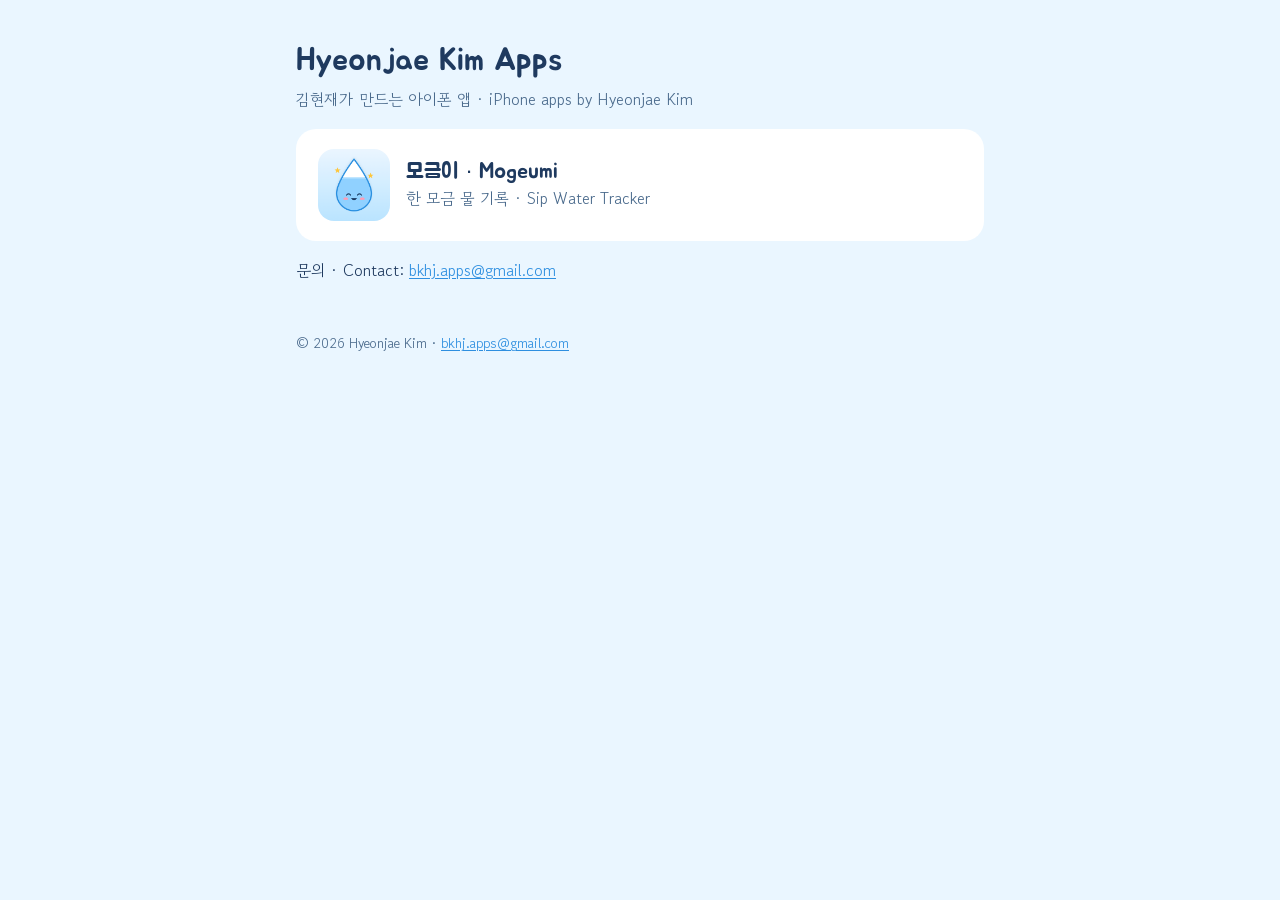
<file: index.html>
<!doctype html>
<html lang="ko">
<head>
<meta charset="utf-8">
<meta name="viewport" content="width=device-width, initial-scale=1">
<title>Hyeonjae Kim Apps</title>
<link rel="icon" href="mogeumi/icon.png">
<link rel="preconnect" href="https://fonts.googleapis.com">
<link rel="preconnect" href="https://fonts.gstatic.com" crossorigin>
<link href="https://fonts.googleapis.com/css2?family=Gowun+Dodum&family=Jua&display=swap" rel="stylesheet">
<link rel="stylesheet" href="assets/style.css">
</head>
<body>
<main>
<h1>Hyeonjae Kim Apps</h1>
<p class="sub">김현재가 만드는 아이폰 앱 · iPhone apps by Hyeonjae Kim</p>
<a class="card app" href="mogeumi/">
  <img src="mogeumi/icon.png" alt="">
  <div>
    <div class="jua" style="font-size:22px">모금이 · Mogeumi</div>
    <div class="sub" style="margin:0">한 모금 물 기록 · Sip Water Tracker</div>
  </div>
</a>
<p>문의 · Contact: <a href="mailto:bkhj.apps@gmail.com">bkhj.apps@gmail.com</a></p>
<footer>© 2026 Hyeonjae Kim · <a href="mailto:bkhj.apps@gmail.com">bkhj.apps@gmail.com</a></footer>
</main>
</body>
</html>
</file>
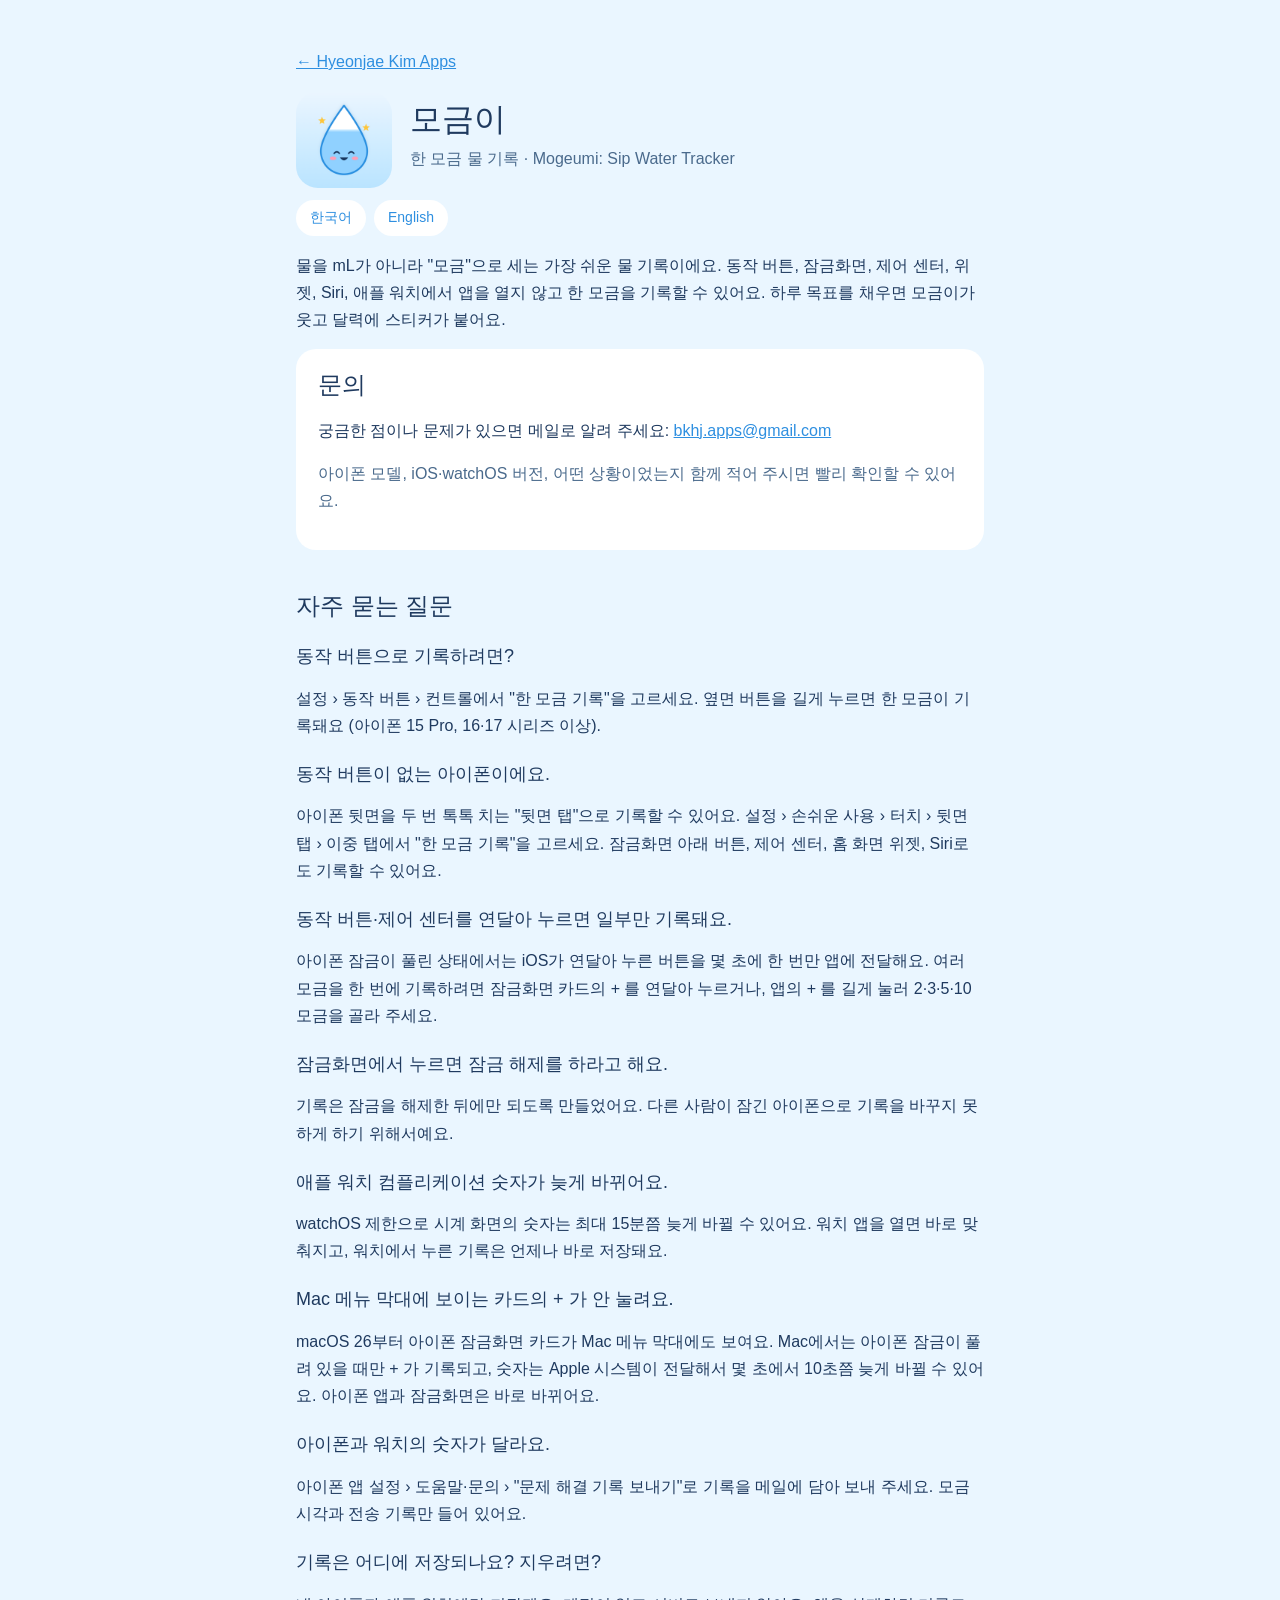
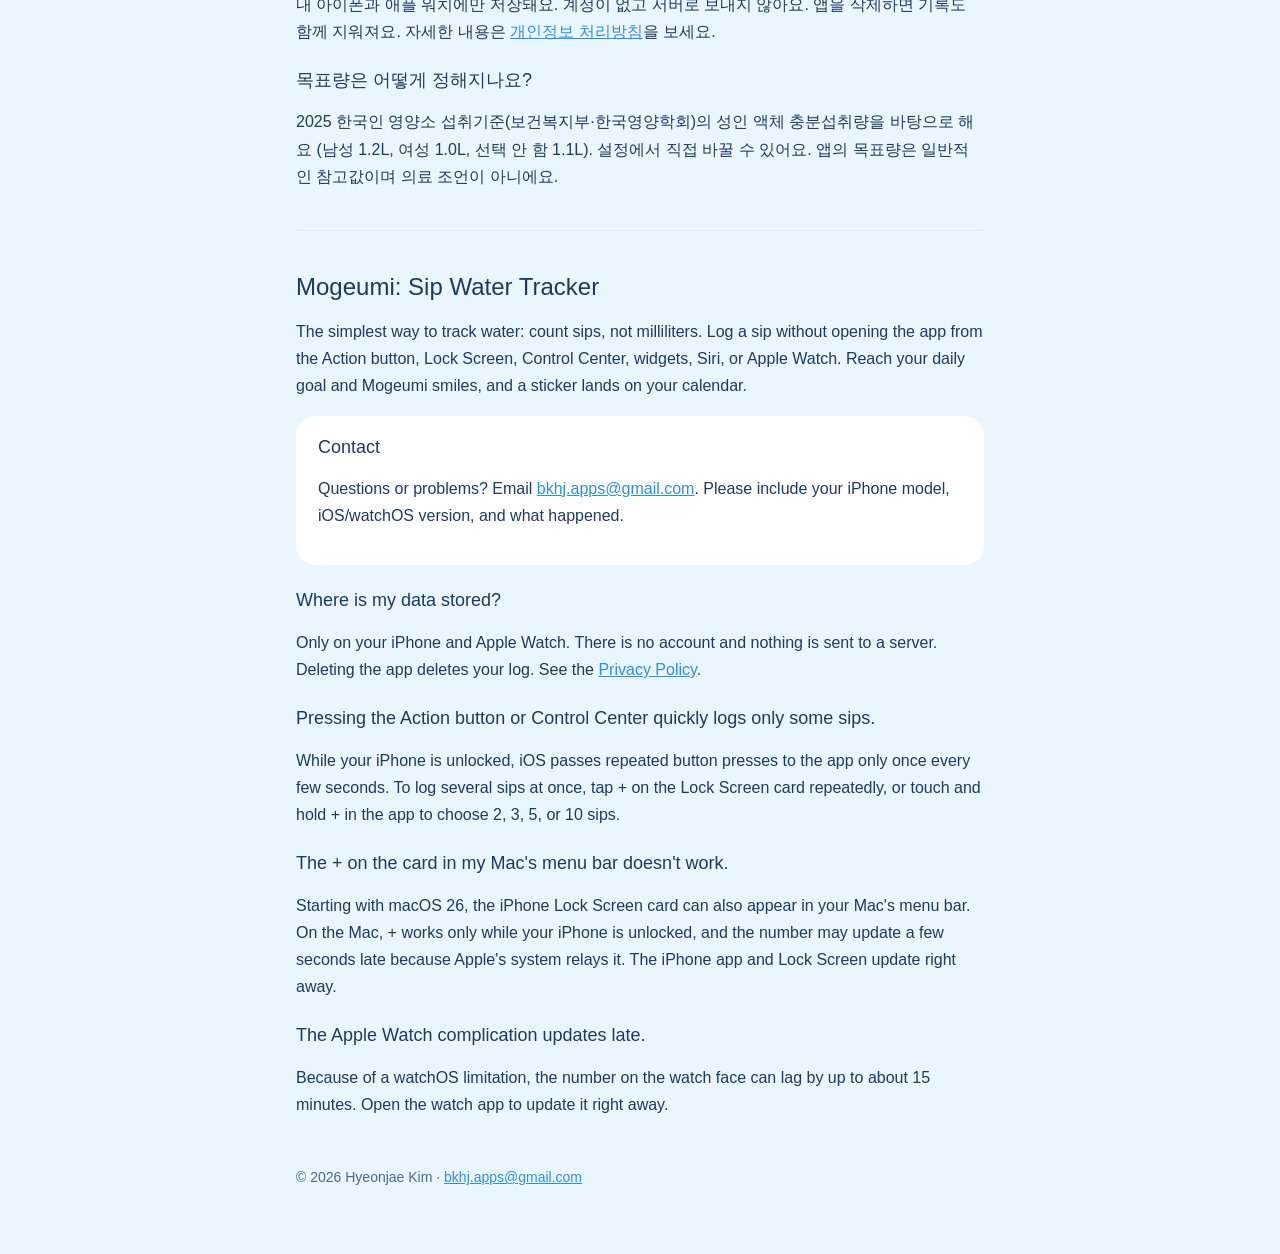
<file: bangul/index.html>
<!doctype html>
<html lang="ko"><head><meta charset="utf-8"><meta name="viewport" content="width=device-width, initial-scale=1">
<title>모금이 · Mogeumi</title>
<meta http-equiv="refresh" content="0; url=https://bk1004.github.io/apps/mogeumi/">
<link rel="canonical" href="https://bk1004.github.io/apps/mogeumi/">
</head><body><p><a href="https://bk1004.github.io/apps/mogeumi/">모금이 · Mogeumi</a></p></body></html>
</file>
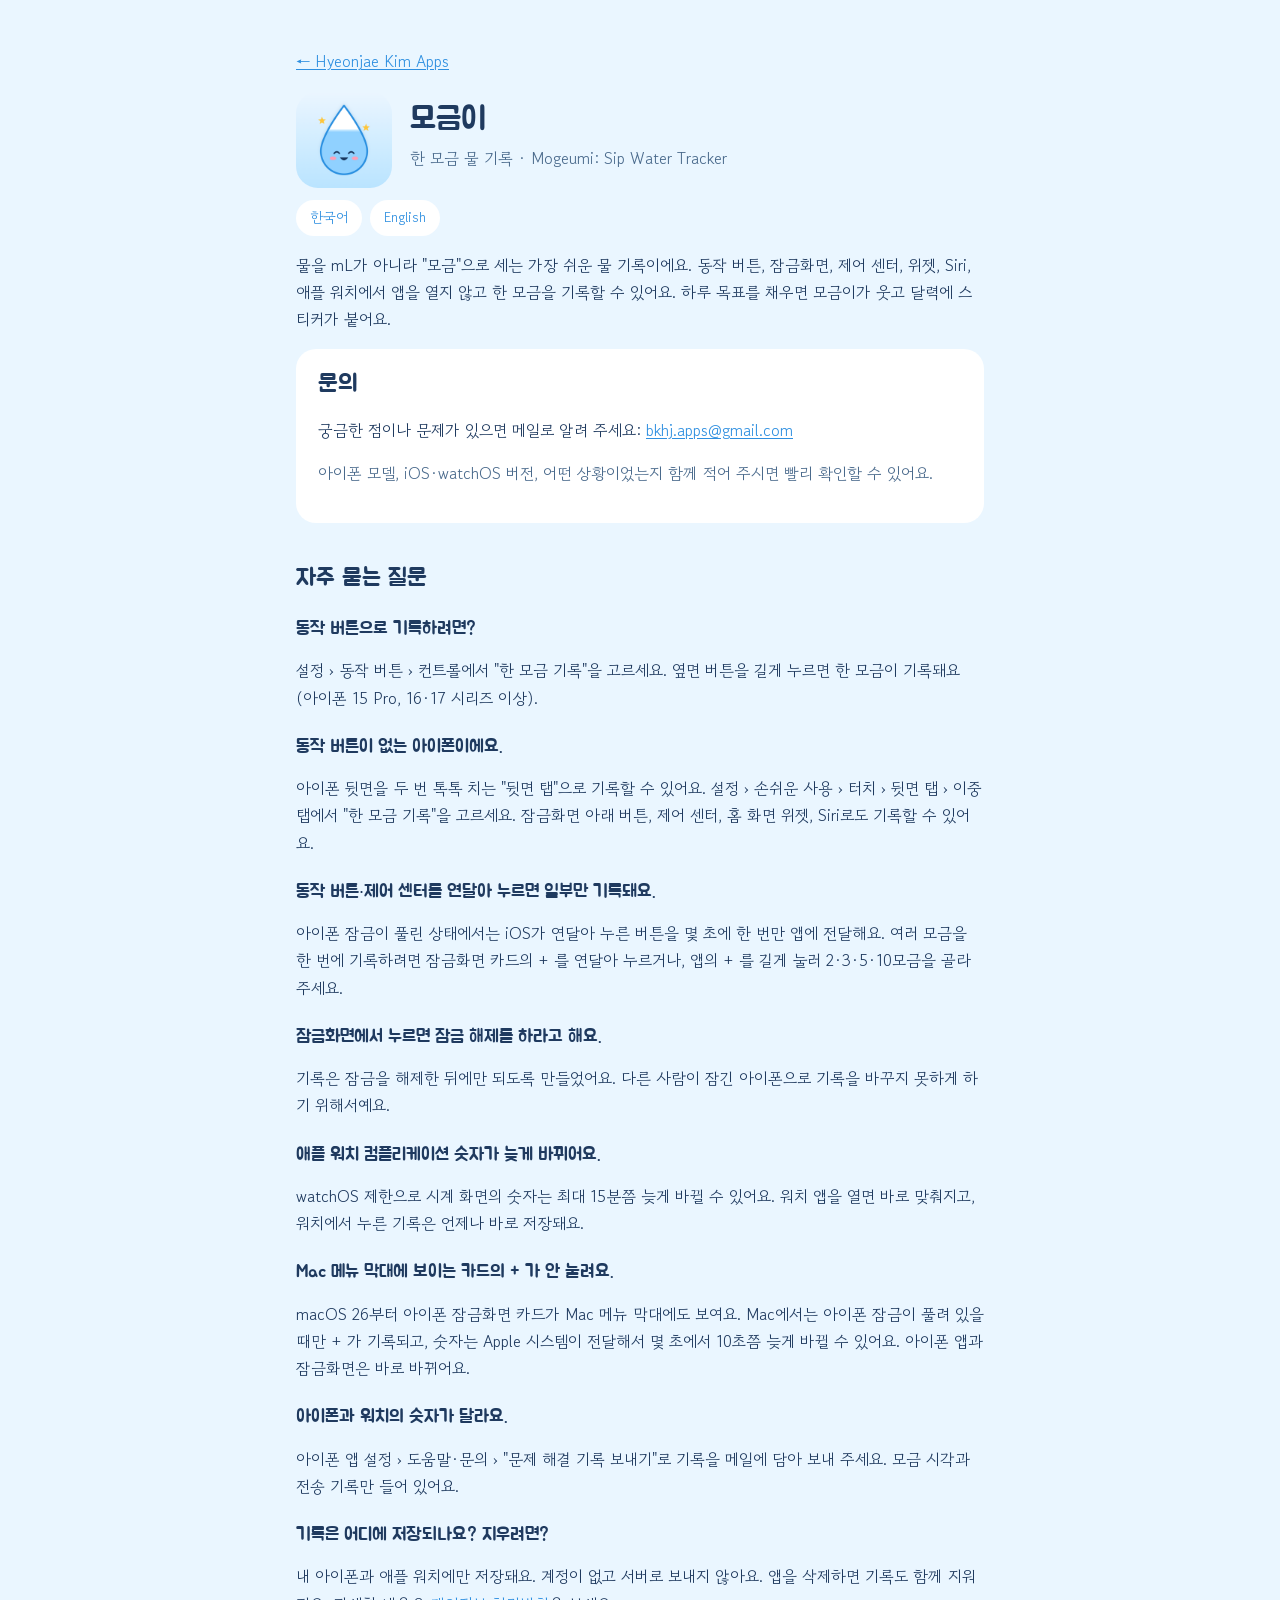
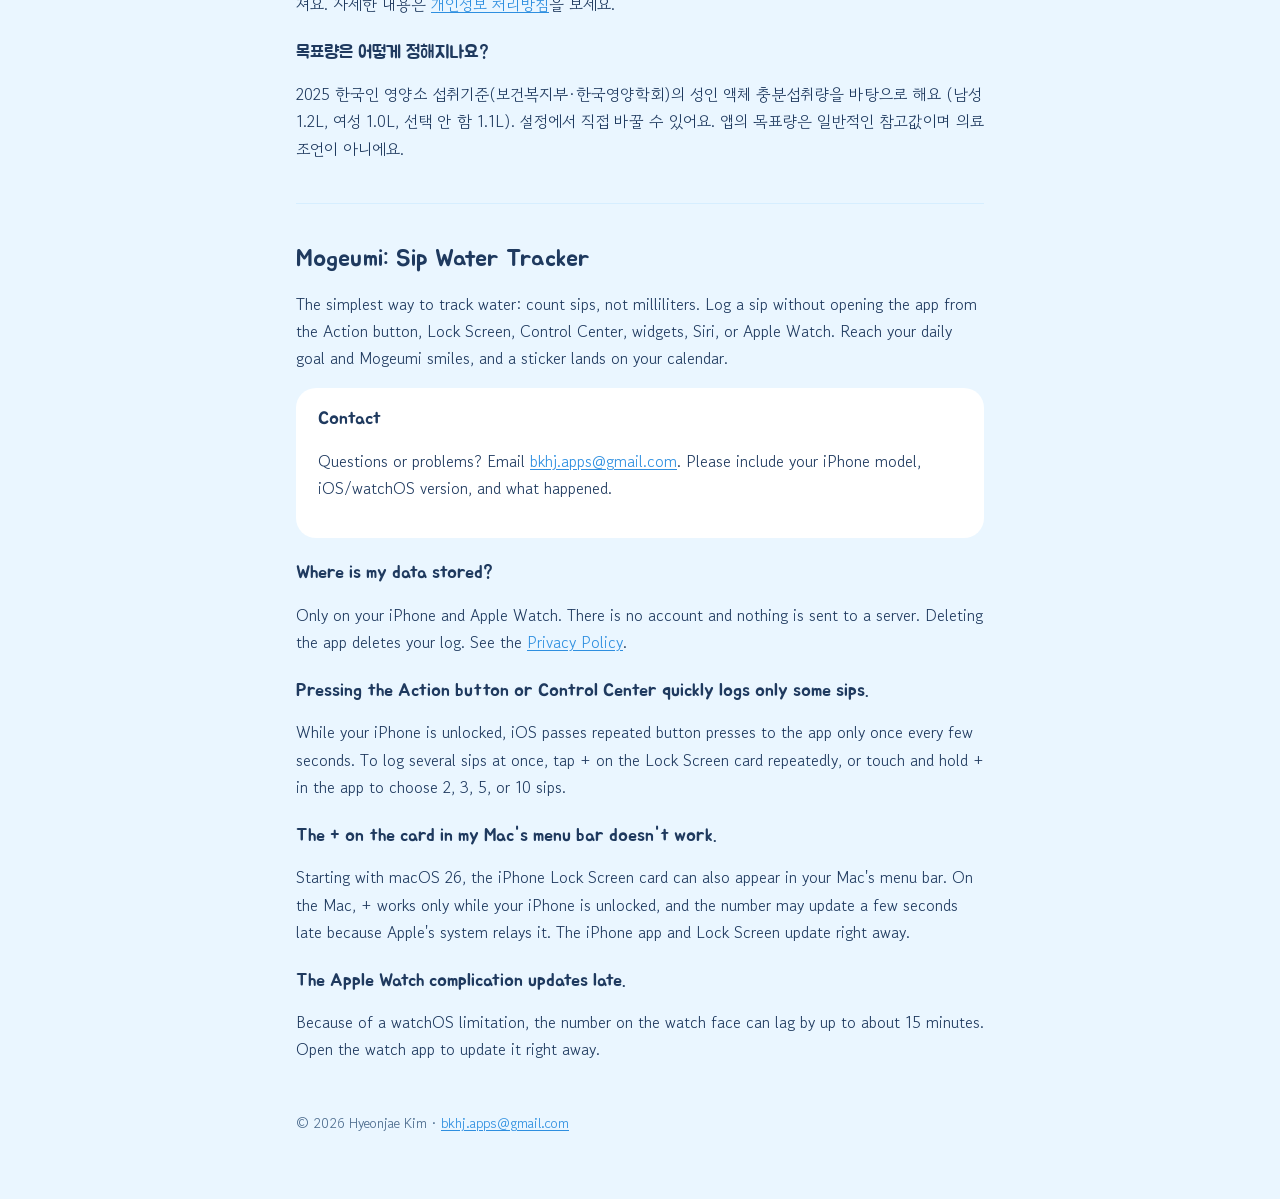
<file: mogeumi/index.html>
<!doctype html>
<html lang="ko">
<head>
<meta charset="utf-8">
<meta name="viewport" content="width=device-width, initial-scale=1">
<title>모금이 · Mogeumi</title>
<link rel="icon" href="icon.png">
<link rel="preconnect" href="https://fonts.googleapis.com">
<link rel="preconnect" href="https://fonts.gstatic.com" crossorigin>
<link href="https://fonts.googleapis.com/css2?family=Gowun+Dodum&family=Jua&display=swap" rel="stylesheet">
<link rel="stylesheet" href="../assets/style.css">
</head>
<body>
<main>
<p><a href="../">← Hyeonjae Kim Apps</a></p>
<div class="hero">
  <img src="icon.png" alt="">
  <div>
    <h1>모금이</h1>
    <p class="sub">한 모금 물 기록 · Mogeumi: Sip Water Tracker</p>
  </div>
</div>
<div class="lang"><a href="#ko">한국어</a><a href="#en">English</a></div>

<section id="ko" lang="ko">
<p>물을 mL가 아니라 "모금"으로 세는 가장 쉬운 물 기록이에요. 동작 버튼, 잠금화면, 제어 센터, 위젯, Siri, 애플 워치에서 앱을 열지 않고 한 모금을 기록할 수 있어요. 하루 목표를 채우면 모금이가 웃고 달력에 스티커가 붙어요.</p>

<div class="card">
<h2 style="margin-top:0">문의</h2>
<p>궁금한 점이나 문제가 있으면 메일로 알려 주세요: <a href="mailto:bkhj.apps@gmail.com?subject=%EB%AA%A8%EA%B8%88%EC%9D%B4%20%EB%AC%B8%EC%9D%98">bkhj.apps@gmail.com</a></p>
<p class="sub">아이폰 모델, iOS·watchOS 버전, 어떤 상황이었는지 함께 적어 주시면 빨리 확인할 수 있어요.</p>
</div>

<h2>자주 묻는 질문</h2>
<h3>동작 버튼으로 기록하려면?</h3>
<p>설정 › 동작 버튼 › 컨트롤에서 "한 모금 기록"을 고르세요. 옆면 버튼을 길게 누르면 한 모금이 기록돼요 (아이폰 15 Pro, 16·17 시리즈 이상).</p>
<h3>동작 버튼이 없는 아이폰이에요.</h3>
<p>아이폰 뒷면을 두 번 톡톡 치는 "뒷면 탭"으로 기록할 수 있어요. 설정 › 손쉬운 사용 › 터치 › 뒷면 탭 › 이중 탭에서 "한 모금 기록"을 고르세요. 잠금화면 아래 버튼, 제어 센터, 홈 화면 위젯, Siri로도 기록할 수 있어요.</p>
<h3>동작 버튼·제어 센터를 연달아 누르면 일부만 기록돼요.</h3>
<p>아이폰 잠금이 풀린 상태에서는 iOS가 연달아 누른 버튼을 몇 초에 한 번만 앱에 전달해요. 여러 모금을 한 번에 기록하려면 잠금화면 카드의 + 를 연달아 누르거나, 앱의 + 를 길게 눌러 2·3·5·10모금을 골라 주세요.</p>
<h3>잠금화면에서 누르면 잠금 해제를 하라고 해요.</h3>
<p>기록은 잠금을 해제한 뒤에만 되도록 만들었어요. 다른 사람이 잠긴 아이폰으로 기록을 바꾸지 못하게 하기 위해서예요.</p>
<h3>애플 워치 컴플리케이션 숫자가 늦게 바뀌어요.</h3>
<p>watchOS 제한으로 시계 화면의 숫자는 최대 15분쯤 늦게 바뀔 수 있어요. 워치 앱을 열면 바로 맞춰지고, 워치에서 누른 기록은 언제나 바로 저장돼요.</p>
<h3>Mac 메뉴 막대에 보이는 카드의 + 가 안 눌려요.</h3>
<p>macOS 26부터 아이폰 잠금화면 카드가 Mac 메뉴 막대에도 보여요. Mac에서는 아이폰 잠금이 풀려 있을 때만 + 가 기록되고, 숫자는 Apple 시스템이 전달해서 몇 초에서 10초쯤 늦게 바뀔 수 있어요. 아이폰 앱과 잠금화면은 바로 바뀌어요.</p>
<h3>아이폰과 워치의 숫자가 달라요.</h3>
<p>아이폰 앱 설정 › 도움말·문의 › "문제 해결 기록 보내기"로 기록을 메일에 담아 보내 주세요. 모금 시각과 전송 기록만 들어 있어요.</p>
<h3>기록은 어디에 저장되나요? 지우려면?</h3>
<p>내 아이폰과 애플 워치에만 저장돼요. 계정이 없고 서버로 보내지 않아요. 앱을 삭제하면 기록도 함께 지워져요. 자세한 내용은 <a href="privacy/">개인정보 처리방침</a>을 보세요.</p>
<h3>목표량은 어떻게 정해지나요?</h3>
<p>2025 한국인 영양소 섭취기준(보건복지부·한국영양학회)의 성인 액체 충분섭취량을 바탕으로 해요 (남성 1.2L, 여성 1.0L, 선택 안 함 1.1L). 설정에서 직접 바꿀 수 있어요. 앱의 목표량은 일반적인 참고값이며 의료 조언이 아니에요.</p>
</section>

<hr>

<section id="en" lang="en">
<h2 style="margin-top:0">Mogeumi: Sip Water Tracker</h2>
<p>The simplest way to track water: count sips, not milliliters. Log a sip without opening the app from the Action button, Lock Screen, Control Center, widgets, Siri, or Apple Watch. Reach your daily goal and Mogeumi smiles, and a sticker lands on your calendar.</p>
<div class="card">
<h3 style="margin-top:0">Contact</h3>
<p>Questions or problems? Email <a href="mailto:bkhj.apps@gmail.com?subject=Mogeumi%20support">bkhj.apps@gmail.com</a>. Please include your iPhone model, iOS/watchOS version, and what happened.</p>
</div>
<h3>Where is my data stored?</h3>
<p>Only on your iPhone and Apple Watch. There is no account and nothing is sent to a server. Deleting the app deletes your log. See the <a href="privacy/#en">Privacy Policy</a>.</p>
<h3>Pressing the Action button or Control Center quickly logs only some sips.</h3>
<p>While your iPhone is unlocked, iOS passes repeated button presses to the app only once every few seconds. To log several sips at once, tap + on the Lock Screen card repeatedly, or touch and hold + in the app to choose 2, 3, 5, or 10 sips.</p>
<h3>The + on the card in my Mac's menu bar doesn't work.</h3>
<p>Starting with macOS 26, the iPhone Lock Screen card can also appear in your Mac's menu bar. On the Mac, + works only while your iPhone is unlocked, and the number may update a few seconds late because Apple's system relays it. The iPhone app and Lock Screen update right away.</p>
<h3>The Apple Watch complication updates late.</h3>
<p>Because of a watchOS limitation, the number on the watch face can lag by up to about 15 minutes. Open the watch app to update it right away.</p>
</section>
<footer>© 2026 Hyeonjae Kim · <a href="mailto:bkhj.apps@gmail.com">bkhj.apps@gmail.com</a></footer>
</main>
</body>
</html>
</file>
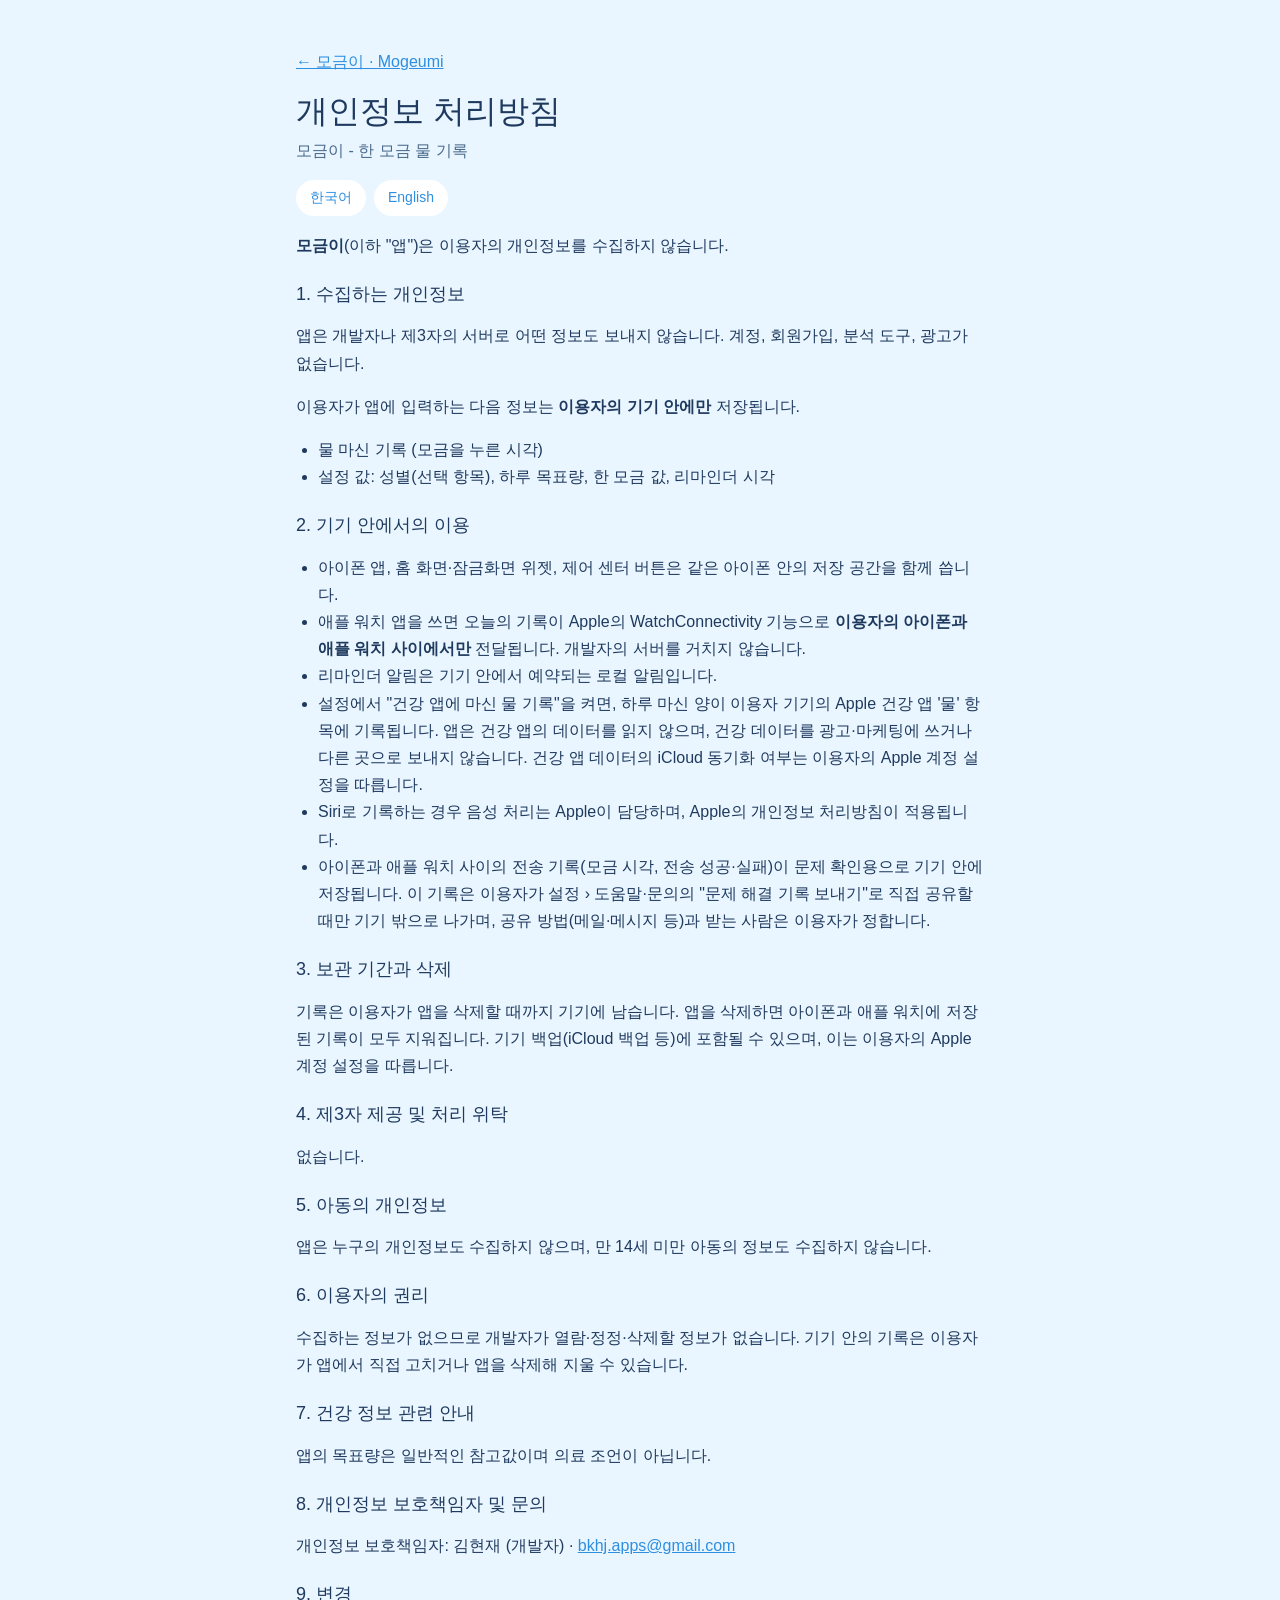
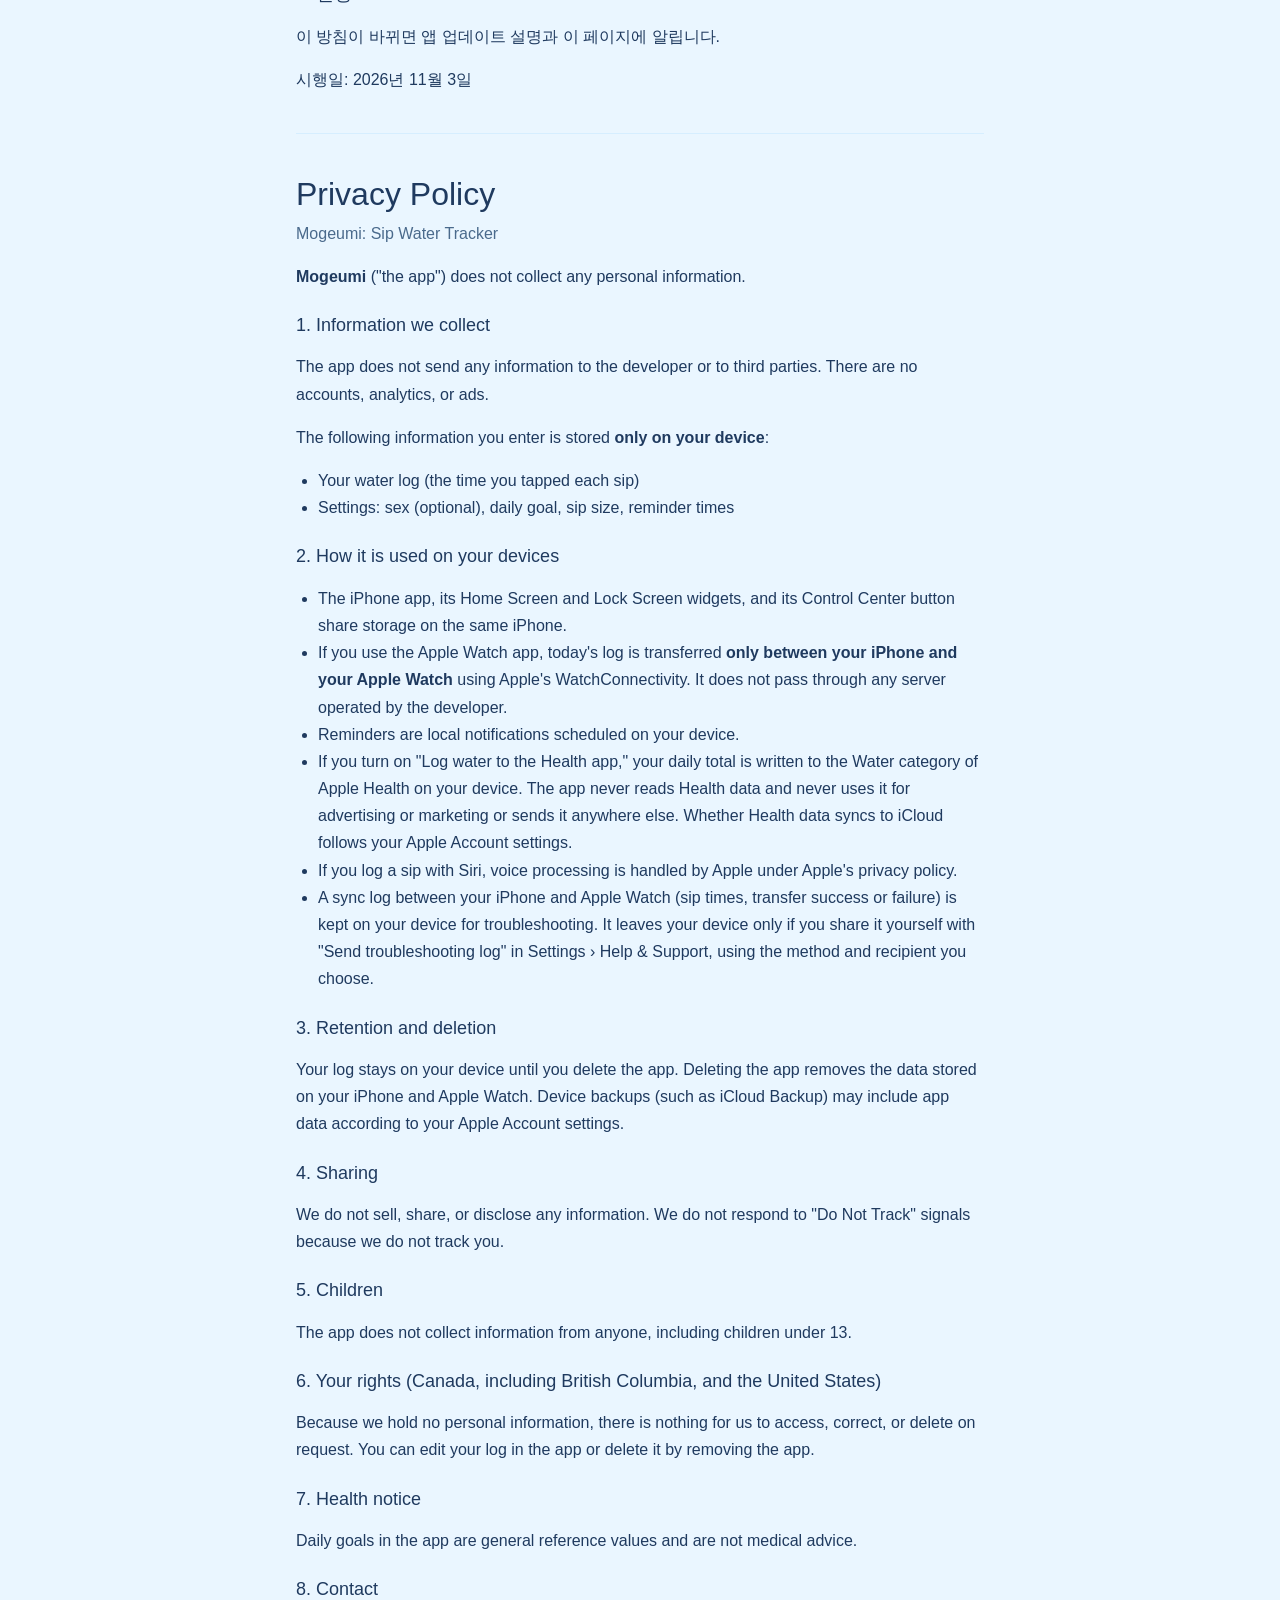
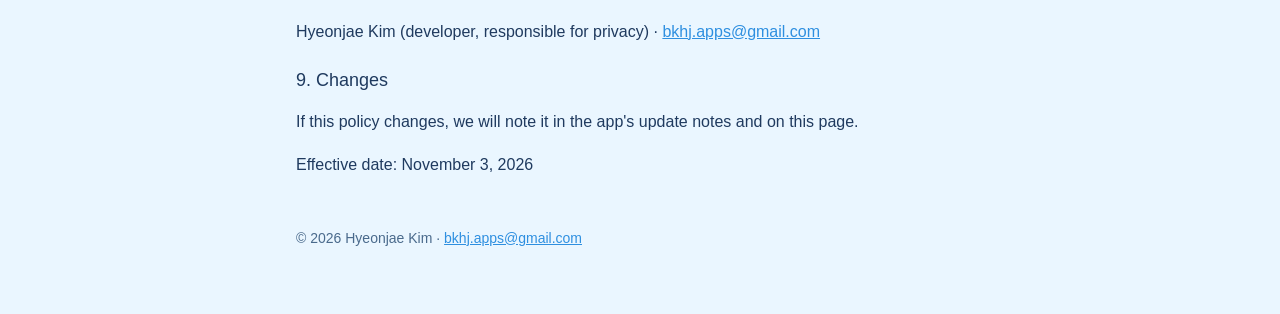
<file: bangul/privacy/index.html>
<!doctype html>
<html lang="ko"><head><meta charset="utf-8"><meta name="viewport" content="width=device-width, initial-scale=1">
<title>모금이 · Mogeumi</title>
<meta http-equiv="refresh" content="0; url=https://bk1004.github.io/apps/mogeumi/privacy/">
<link rel="canonical" href="https://bk1004.github.io/apps/mogeumi/privacy/">
</head><body><p><a href="https://bk1004.github.io/apps/mogeumi/privacy/">모금이 · Mogeumi</a></p></body></html>
</file>
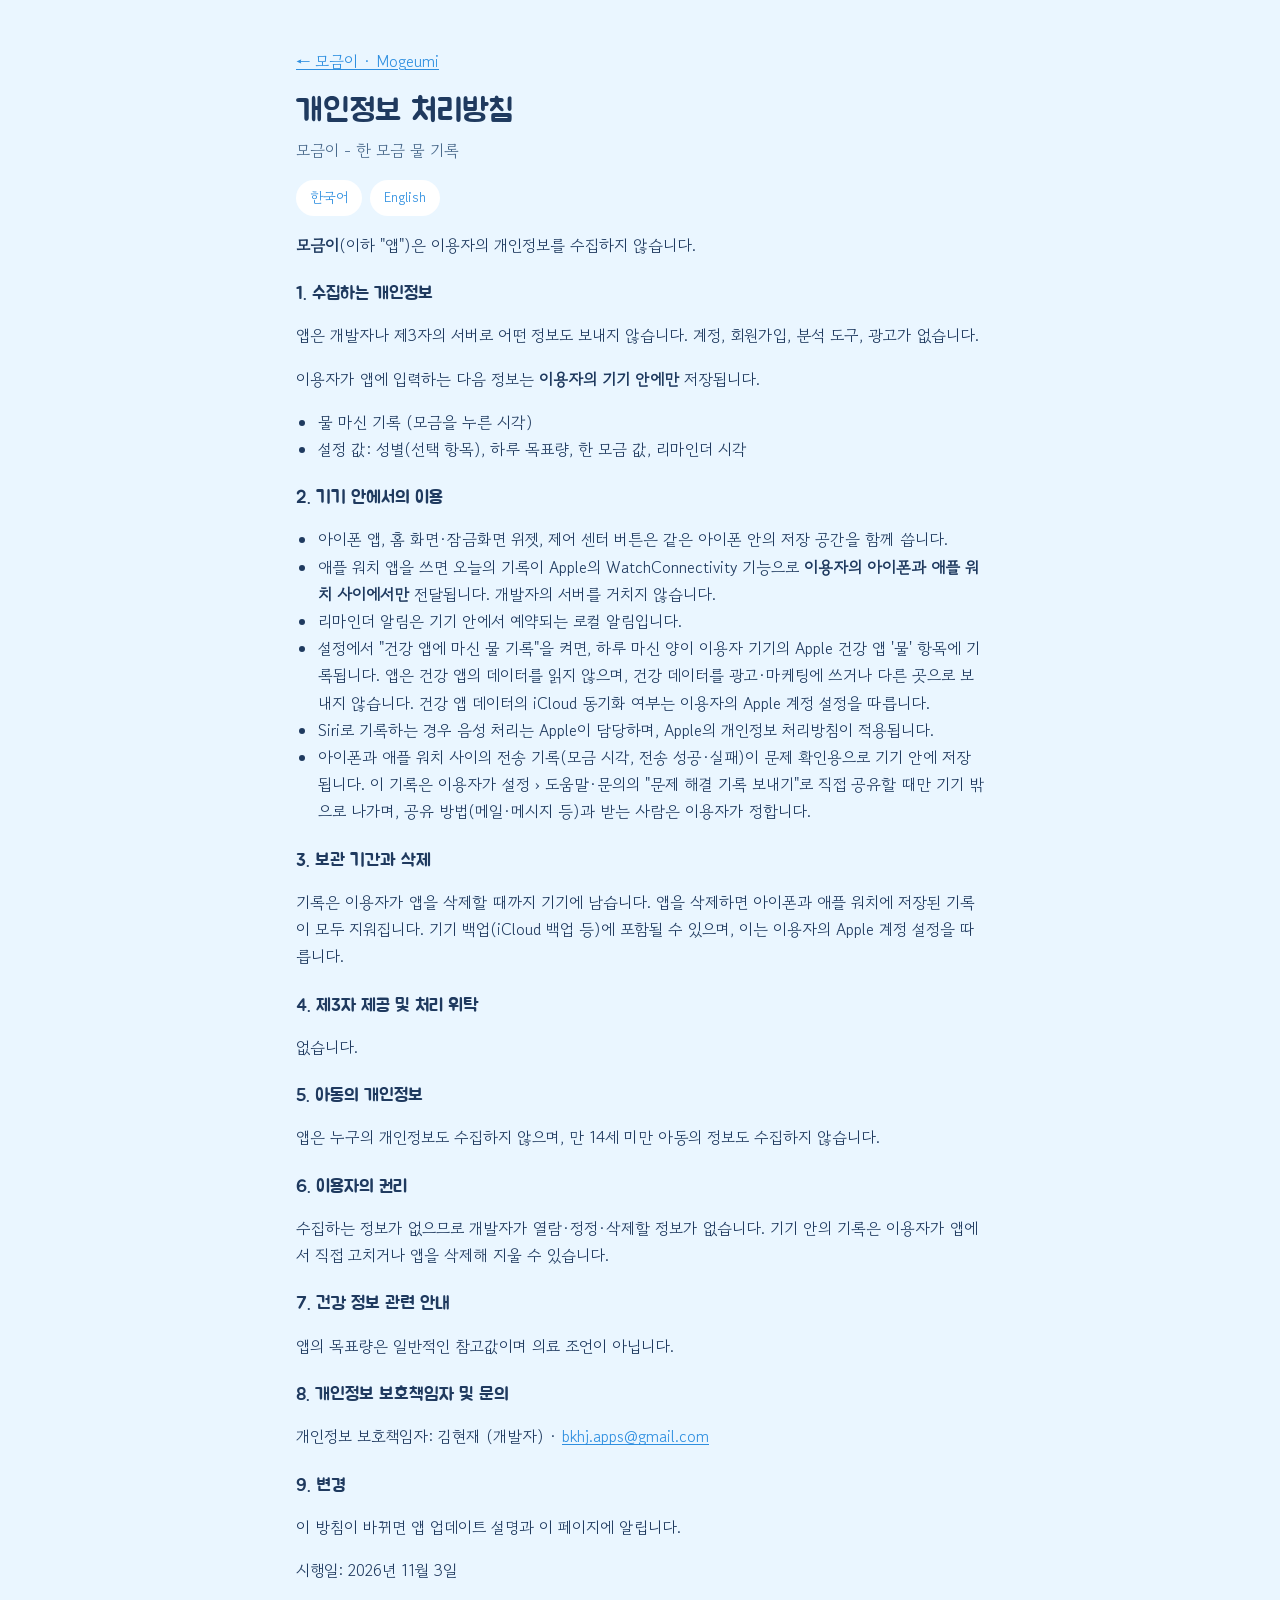
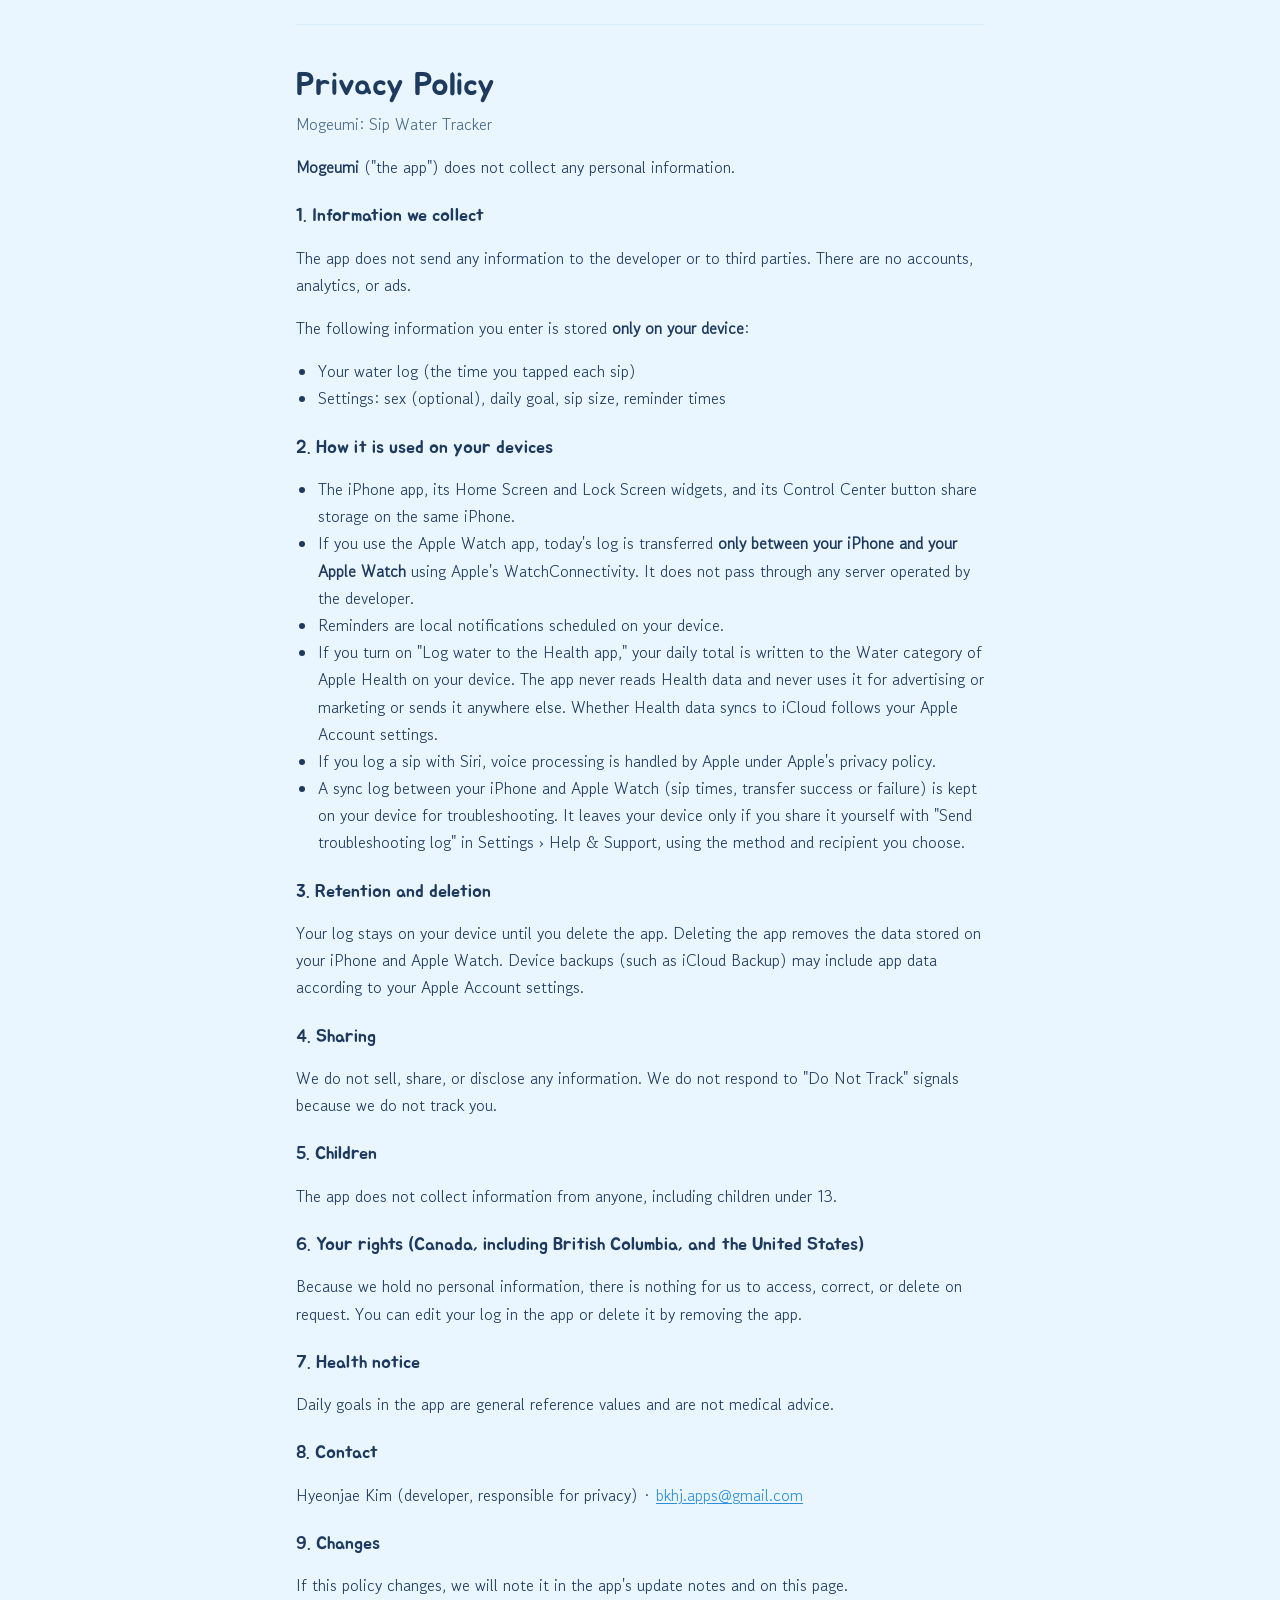
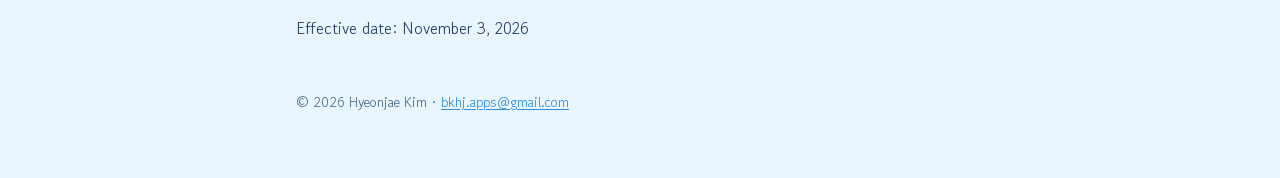
<file: mogeumi/privacy/index.html>
<!doctype html>
<html lang="ko">
<head>
<meta charset="utf-8">
<meta name="viewport" content="width=device-width, initial-scale=1">
<title>모금이 개인정보 처리방침 · Mogeumi Privacy Policy</title>
<link rel="icon" href="../icon.png">
<link rel="preconnect" href="https://fonts.googleapis.com">
<link rel="preconnect" href="https://fonts.gstatic.com" crossorigin>
<link href="https://fonts.googleapis.com/css2?family=Gowun+Dodum&family=Jua&display=swap" rel="stylesheet">
<link rel="stylesheet" href="../../assets/style.css">
</head>
<body>
<main>
<p><a href="../">← 모금이 · Mogeumi</a></p>
<h1>개인정보 처리방침</h1>
<p class="sub">모금이 - 한 모금 물 기록</p>
<div class="lang"><a href="#ko">한국어</a><a href="#en">English</a></div>
<section id="ko" lang="ko">
<p><strong>모금이</strong>(이하 "앱")은 이용자의 개인정보를 수집하지 않습니다.</p>
<h3>1. 수집하는 개인정보</h3>
<p>앱은 개발자나 제3자의 서버로 어떤 정보도 보내지 않습니다. 계정, 회원가입, 분석 도구, 광고가 없습니다.</p>
<p>이용자가 앱에 입력하는 다음 정보는 <strong>이용자의 기기 안에만</strong> 저장됩니다.</p>
<ul>
<li>물 마신 기록 (모금을 누른 시각)</li>
<li>설정 값: 성별(선택 항목), 하루 목표량, 한 모금 값, 리마인더 시각</li>
</ul>
<h3>2. 기기 안에서의 이용</h3>
<ul>
<li>아이폰 앱, 홈 화면·잠금화면 위젯, 제어 센터 버튼은 같은 아이폰 안의 저장 공간을 함께 씁니다.</li>
<li>애플 워치 앱을 쓰면 오늘의 기록이 Apple의 WatchConnectivity 기능으로 <strong>이용자의 아이폰과 애플 워치 사이에서만</strong> 전달됩니다. 개발자의 서버를 거치지 않습니다.</li>
<li>리마인더 알림은 기기 안에서 예약되는 로컬 알림입니다.</li>
<li>설정에서 "건강 앱에 마신 물 기록"을 켜면, 하루 마신 양이 이용자 기기의 Apple 건강 앱 '물' 항목에 기록됩니다. 앱은 건강 앱의 데이터를 읽지 않으며, 건강 데이터를 광고·마케팅에 쓰거나 다른 곳으로 보내지 않습니다. 건강 앱 데이터의 iCloud 동기화 여부는 이용자의 Apple 계정 설정을 따릅니다.</li>
<li>Siri로 기록하는 경우 음성 처리는 Apple이 담당하며, Apple의 개인정보 처리방침이 적용됩니다.</li>
<li>아이폰과 애플 워치 사이의 전송 기록(모금 시각, 전송 성공·실패)이 문제 확인용으로 기기 안에 저장됩니다. 이 기록은 이용자가 설정 › 도움말·문의의 "문제 해결 기록 보내기"로 직접 공유할 때만 기기 밖으로 나가며, 공유 방법(메일·메시지 등)과 받는 사람은 이용자가 정합니다.</li>
</ul>
<h3>3. 보관 기간과 삭제</h3>
<p>기록은 이용자가 앱을 삭제할 때까지 기기에 남습니다. 앱을 삭제하면 아이폰과 애플 워치에 저장된 기록이 모두 지워집니다. 기기 백업(iCloud 백업 등)에 포함될 수 있으며, 이는 이용자의 Apple 계정 설정을 따릅니다.</p>
<h3>4. 제3자 제공 및 처리 위탁</h3>
<p>없습니다.</p>
<h3>5. 아동의 개인정보</h3>
<p>앱은 누구의 개인정보도 수집하지 않으며, 만 14세 미만 아동의 정보도 수집하지 않습니다.</p>
<h3>6. 이용자의 권리</h3>
<p>수집하는 정보가 없으므로 개발자가 열람·정정·삭제할 정보가 없습니다. 기기 안의 기록은 이용자가 앱에서 직접 고치거나 앱을 삭제해 지울 수 있습니다.</p>
<h3>7. 건강 정보 관련 안내</h3>
<p>앱의 목표량은 일반적인 참고값이며 의료 조언이 아닙니다.</p>
<h3>8. 개인정보 보호책임자 및 문의</h3>
<p>개인정보 보호책임자: 김현재 (개발자) · <a href="mailto:bkhj.apps@gmail.com">bkhj.apps@gmail.com</a></p>
<h3>9. 변경</h3>
<p>이 방침이 바뀌면 앱 업데이트 설명과 이 페이지에 알립니다.</p>
<p>시행일: 2026년 11월 3일</p>
</section>
<hr>
<section id="en" lang="en">
<h1>Privacy Policy</h1>
<p class="sub">Mogeumi: Sip Water Tracker</p>
<p><strong>Mogeumi</strong> ("the app") does not collect any personal information.</p>
<h3>1. Information we collect</h3>
<p>The app does not send any information to the developer or to third parties. There are no accounts, analytics, or ads.</p>
<p>The following information you enter is stored <strong>only on your device</strong>:</p>
<ul>
<li>Your water log (the time you tapped each sip)</li>
<li>Settings: sex (optional), daily goal, sip size, reminder times</li>
</ul>
<h3>2. How it is used on your devices</h3>
<ul>
<li>The iPhone app, its Home Screen and Lock Screen widgets, and its Control Center button share storage on the same iPhone.</li>
<li>If you use the Apple Watch app, today's log is transferred <strong>only between your iPhone and your Apple Watch</strong> using Apple's WatchConnectivity. It does not pass through any server operated by the developer.</li>
<li>Reminders are local notifications scheduled on your device.</li>
<li>If you turn on "Log water to the Health app," your daily total is written to the Water category of Apple Health on your device. The app never reads Health data and never uses it for advertising or marketing or sends it anywhere else. Whether Health data syncs to iCloud follows your Apple Account settings.</li>
<li>If you log a sip with Siri, voice processing is handled by Apple under Apple's privacy policy.</li>
<li>A sync log between your iPhone and Apple Watch (sip times, transfer success or failure) is kept on your device for troubleshooting. It leaves your device only if you share it yourself with "Send troubleshooting log" in Settings › Help &amp; Support, using the method and recipient you choose.</li>
</ul>
<h3>3. Retention and deletion</h3>
<p>Your log stays on your device until you delete the app. Deleting the app removes the data stored on your iPhone and Apple Watch. Device backups (such as iCloud Backup) may include app data according to your Apple Account settings.</p>
<h3>4. Sharing</h3>
<p>We do not sell, share, or disclose any information. We do not respond to "Do Not Track" signals because we do not track you.</p>
<h3>5. Children</h3>
<p>The app does not collect information from anyone, including children under 13.</p>
<h3>6. Your rights (Canada, including British Columbia, and the United States)</h3>
<p>Because we hold no personal information, there is nothing for us to access, correct, or delete on request. You can edit your log in the app or delete it by removing the app.</p>
<h3>7. Health notice</h3>
<p>Daily goals in the app are general reference values and are not medical advice.</p>
<h3>8. Contact</h3>
<p>Hyeonjae Kim (developer, responsible for privacy) · <a href="mailto:bkhj.apps@gmail.com">bkhj.apps@gmail.com</a></p>
<h3>9. Changes</h3>
<p>If this policy changes, we will note it in the app's update notes and on this page.</p>
<p>Effective date: November 3, 2026</p>
</section>
<footer>© 2026 Hyeonjae Kim · <a href="mailto:bkhj.apps@gmail.com">bkhj.apps@gmail.com</a></footer>
</main>
</body>
</html>
</file>
<file: assets/style.css>
:root {
  --bg: #EAF6FF; --card: #FFFFFF; --ink: #1F3A5F; --ink2: #4A6A8C; --accent: #2E8FE0; --line: #D6EEFF;
  color-scheme: light dark;
}
@media (prefers-color-scheme: dark) {
  :root { --bg: #0F1E33; --card: #1A2E4A; --ink: #EAF4FF; --ink2: #A9C2DE; --accent: #3D9BEA; --line: #24456B; }
}
* { box-sizing: border-box; }
body {
  margin: 0; background: var(--bg); color: var(--ink);
  font: 16px/1.7 "Gowun Dodum", -apple-system, "Apple SD Gothic Neo", sans-serif;
}
main { max-width: 720px; margin: 0 auto; padding: 32px 16px 64px; }
h1, h2, h3, .jua { font-family: "Jua", -apple-system, sans-serif; font-weight: 400; line-height: 1.3; }
h1 { font-size: 32px; margin: 8px 0 4px; }
h2 { font-size: 24px; margin: 40px 0 12px; }
h3 { font-size: 18px; margin: 24px 0 6px; }
p, li { color: var(--ink); }
.sub { color: var(--ink2); margin: 0 0 16px; }
a { color: var(--accent); }
.card { background: var(--card); border-radius: 20px; padding: 20px 22px; margin: 16px 0; }
.app { display: flex; gap: 16px; align-items: center; text-decoration: none; color: inherit; }
.app img { width: 72px; height: 72px; border-radius: 16px; }
.hero { display: flex; gap: 18px; align-items: center; }
.hero img { width: 96px; height: 96px; border-radius: 22px; }
.lang { display: flex; gap: 8px; margin: 12px 0 0; }
.lang a { background: var(--card); padding: 6px 14px; border-radius: 999px; text-decoration: none; font-size: 14px; }
ul { padding-left: 22px; }
hr { border: 0; border-top: 1px solid var(--line); margin: 40px 0; }
footer { color: var(--ink2); font-size: 14px; margin-top: 48px; }
</file>
